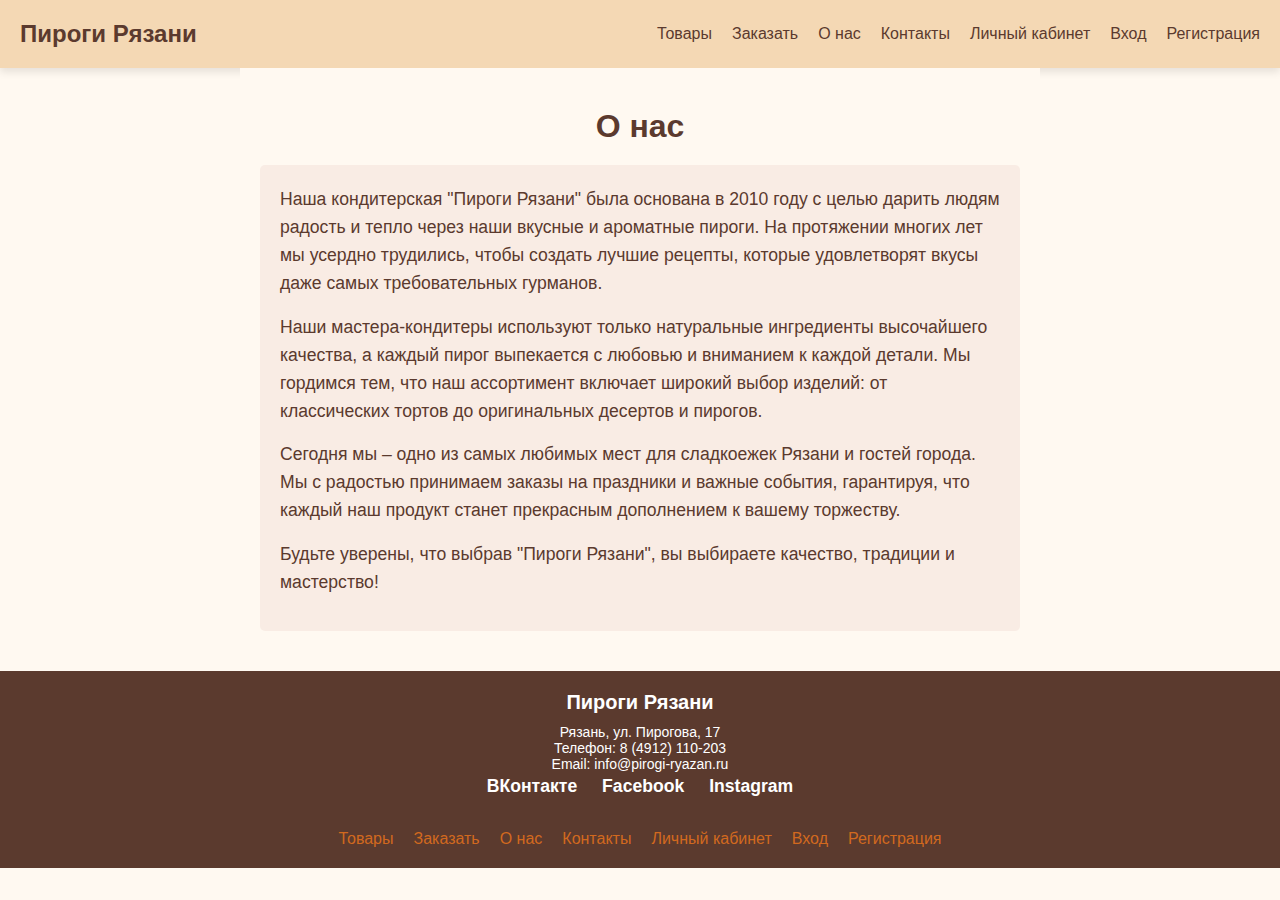
<file: about.html>
<!DOCTYPE html>
<html lang="ru">
<head>
    <meta charset="UTF-8">
    <meta name="viewport" content="width=device-width, initial-scale=1.0">
    <title>О нас</title>
    <link rel="stylesheet" href="styles.css">
</head>
<body>


<header>
    <a href="index.html"><div class="logo">Пироги Рязани</div></a>
    <nav>
        <ul>
            <li><a href="goods.html">Товары</a></li>
            <li><a href="order.html">Заказать</a></li>
            <li><a href="about.html">О нас</a></li>
            <li><a href="contacts.html">Контакты</a></li>
            <li><a href="profile.html">Личный кабинет</a></li>
            <li><a href="login.html">Вход</a></li>
            <li><a href="register.html">Регистрация</a></li>
        </ul>
    </nav>
</header>


<section class="about-section">
    <h1>О нас</h1>
    <div class="about-content">
        <p>Наша кондитерская "Пироги Рязани" была основана в 2010 году с целью дарить людям радость и тепло через наши вкусные и ароматные пироги. На протяжении многих лет мы усердно трудились, чтобы создать лучшие рецепты, которые удовлетворят вкусы даже самых требовательных гурманов.</p>

        <p>Наши мастера-кондитеры используют только натуральные ингредиенты высочайшего качества, а каждый пирог выпекается с любовью и вниманием к каждой детали. Мы гордимся тем, что наш ассортимент включает широкий выбор изделий: от классических тортов до оригинальных десертов и пирогов.</p>

        <p>Сегодня мы – одно из самых любимых мест для сладкоежек Рязани и гостей города. Мы с радостью принимаем заказы на праздники и важные события, гарантируя, что каждый наш продукт станет прекрасным дополнением к вашему торжеству.</p>

        <p>Будьте уверены, что выбрав "Пироги Рязани", вы выбираете качество, традиции и мастерство!</p>
    </div>
</section>


<footer>
    <div class="footer-logo">Пироги Рязани</div>
    <p>Рязань, ул. Пирогова, 17</p>
    <p>Телефон: 8 (4912) 110-203</p>
    <p>Email: info@pirogi-ryazan.ru</p>
    <div class="social-links">
        <a href="#">ВКонтакте</a>
        <a href="#">Facebook</a>
        <a href="#">Instagram</a>
    </div>
    <nav>
        <ul>
            <li><a href="goods.html">Товары</a></li>
            <li><a href="order.html">Заказать</a></li>
            <li><a href="about.html">О нас</a></li>
            <li><a href="contacts.html">Контакты</a></li>
            <li><a href="profile.html">Личный кабинет</a></li>
            <li><a href="login.html">Вход</a></li>
            <li><a href="register.html">Регистрация</a></li>
        </ul>
    </nav>
</footer>

</body>
</html>
</file>
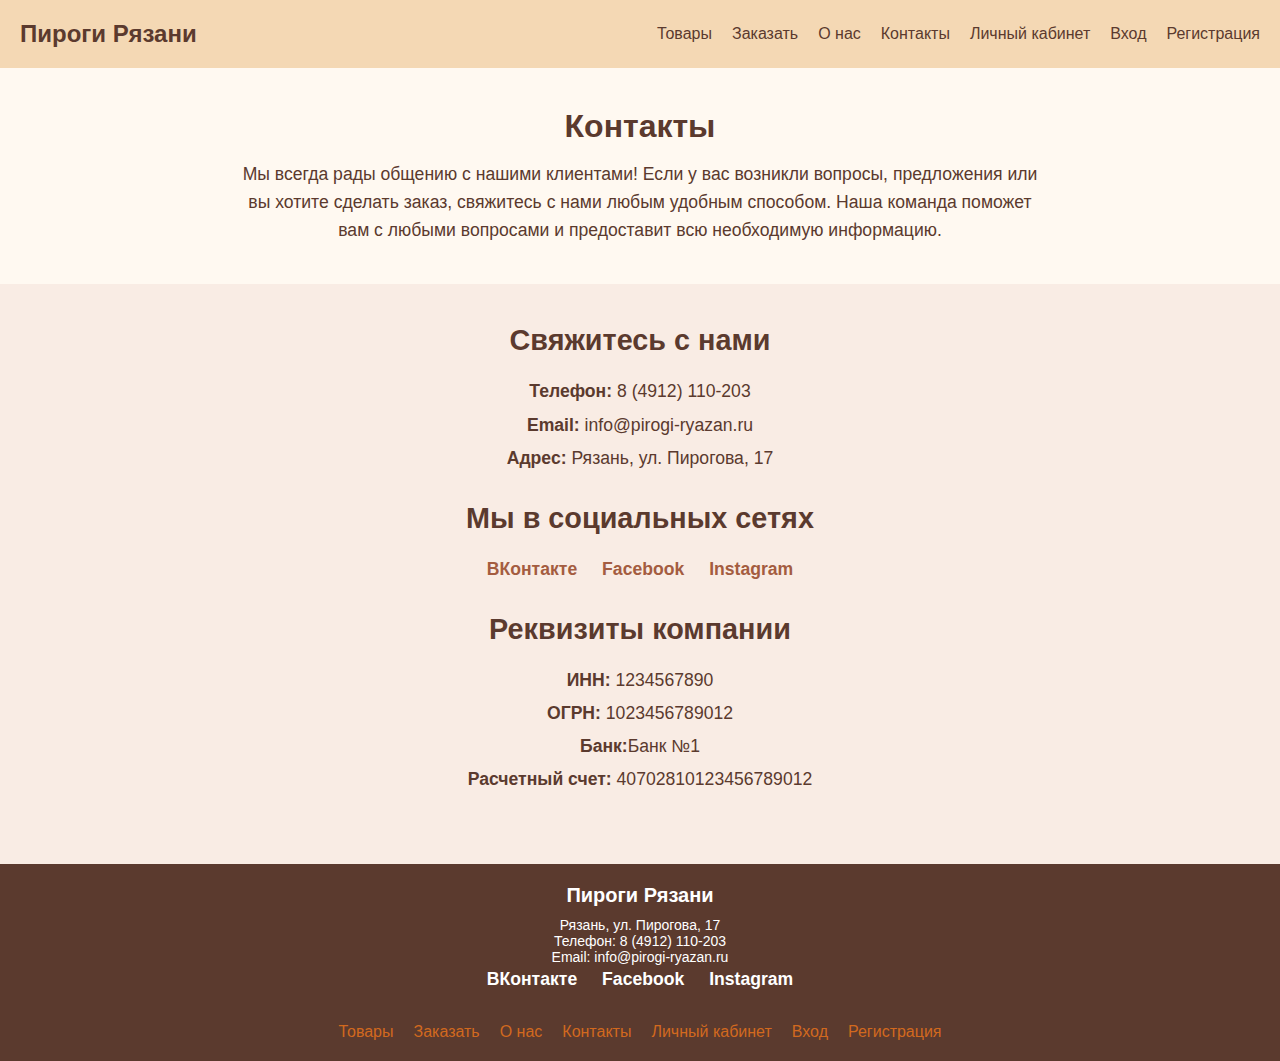
<file: contacts.html>
<!DOCTYPE html>
<html lang="ru">
<head>
    <meta charset="UTF-8">
    <meta name="viewport" content="width=device-width, initial-scale=1.0">
    <title>Контакты</title>
    <link rel="stylesheet" href="styles.css">
</head>
<body>


<header>
    <a href="index.html"><div class="logo">Пироги Рязани</div></a>
    <nav>
        <ul>
            <li><a href="goods.html">Товары</a></li>
            <li><a href="order.html">Заказать</a></li>
            <li><a href="about.html">О нас</a></li>
            <li><a href="contacts.html">Контакты</a></li>
            <li><a href="profile.html">Личный кабинет</a></li>
            <li><a href="login.html">Вход</a></li>
            <li><a href="register.html">Регистрация</a></li>
        </ul>
    </nav>
</header>


<section class="contacts-description">
    <h1>Контакты</h1>
    <p>Мы всегда рады общению с нашими клиентами! Если у вас возникли вопросы, предложения или вы хотите сделать заказ, свяжитесь с нами любым удобным способом. Наша команда поможет вам с любыми вопросами и предоставит всю необходимую информацию.</p>
</section>


<section class="contact-info">
    <h2>Свяжитесь с нами</h2>
    <div class="contact-details">
        <p><strong>Телефон:</strong> 8 (4912) 110-203</p>
        <p><strong>Email:</strong> info@pirogi-ryazan.ru</p>
        <p><strong>Адрес:</strong> Рязань, ул. Пирогова, 17</p>
    </div>

    <h2>Мы в социальных сетях</h2>
    <div class="social-links">
        <a href="#">ВКонтакте</a>
        <a href="#">Facebook</a>
        <a href="#">Instagram</a>
    </div>

    <h2>Реквизиты компании</h2>
    <div class="company-details">
        <p><strong>ИНН:</strong> 1234567890</p>
        <p><strong>ОГРН:</strong> 1023456789012</p>
        <p><strong>Банк:</strong>Банк №1</p>
        <p><strong>Расчетный счет:</strong> 40702810123456789012</p>
    </div>
</section>


<footer>
    <div class="footer-logo">Пироги Рязани</div>
    <p>Рязань, ул. Пирогова, 17</p>
    <p>Телефон: 8 (4912) 110-203</p>
    <p>Email: info@pirogi-ryazan.ru</p>
    <div class="social-links">
        <a href="#">ВКонтакте</a>
        <a href="#">Facebook</a>
        <a href="#">Instagram</a>
    </div>
    <nav>
        <ul>
            <li><a href="goods.html">Товары</a></li>
            <li><a href="order.html">Заказать</a></li>
            <li><a href="about.html">О нас</a></li>
            <li><a href="contacts.html">Контакты</a></li>
            <li><a href="profile.html">Личный кабинет</a></li>
            <li><a href="login.html">Вход</a></li>
            <li><a href="register.html">Регистрация</a></li>
        </ul>
    </nav>
</footer>

</body>
</html>
</file>
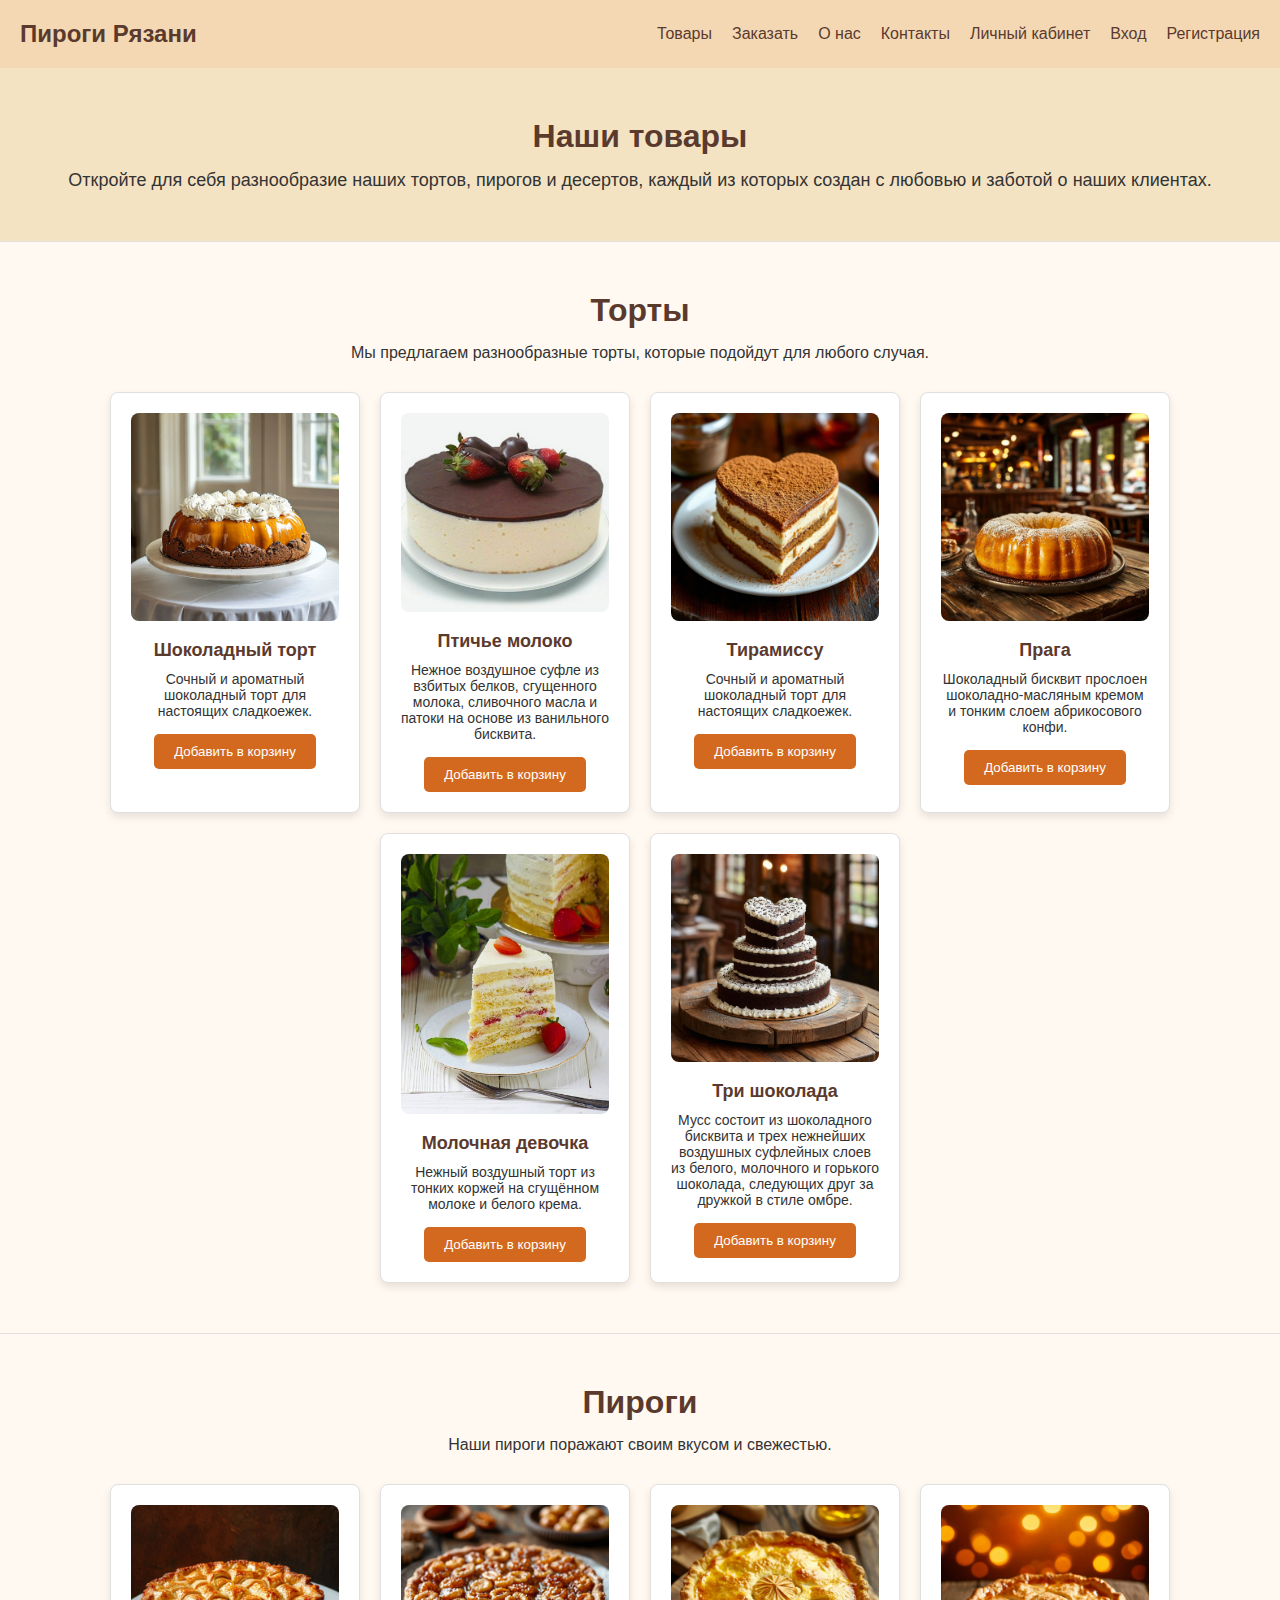
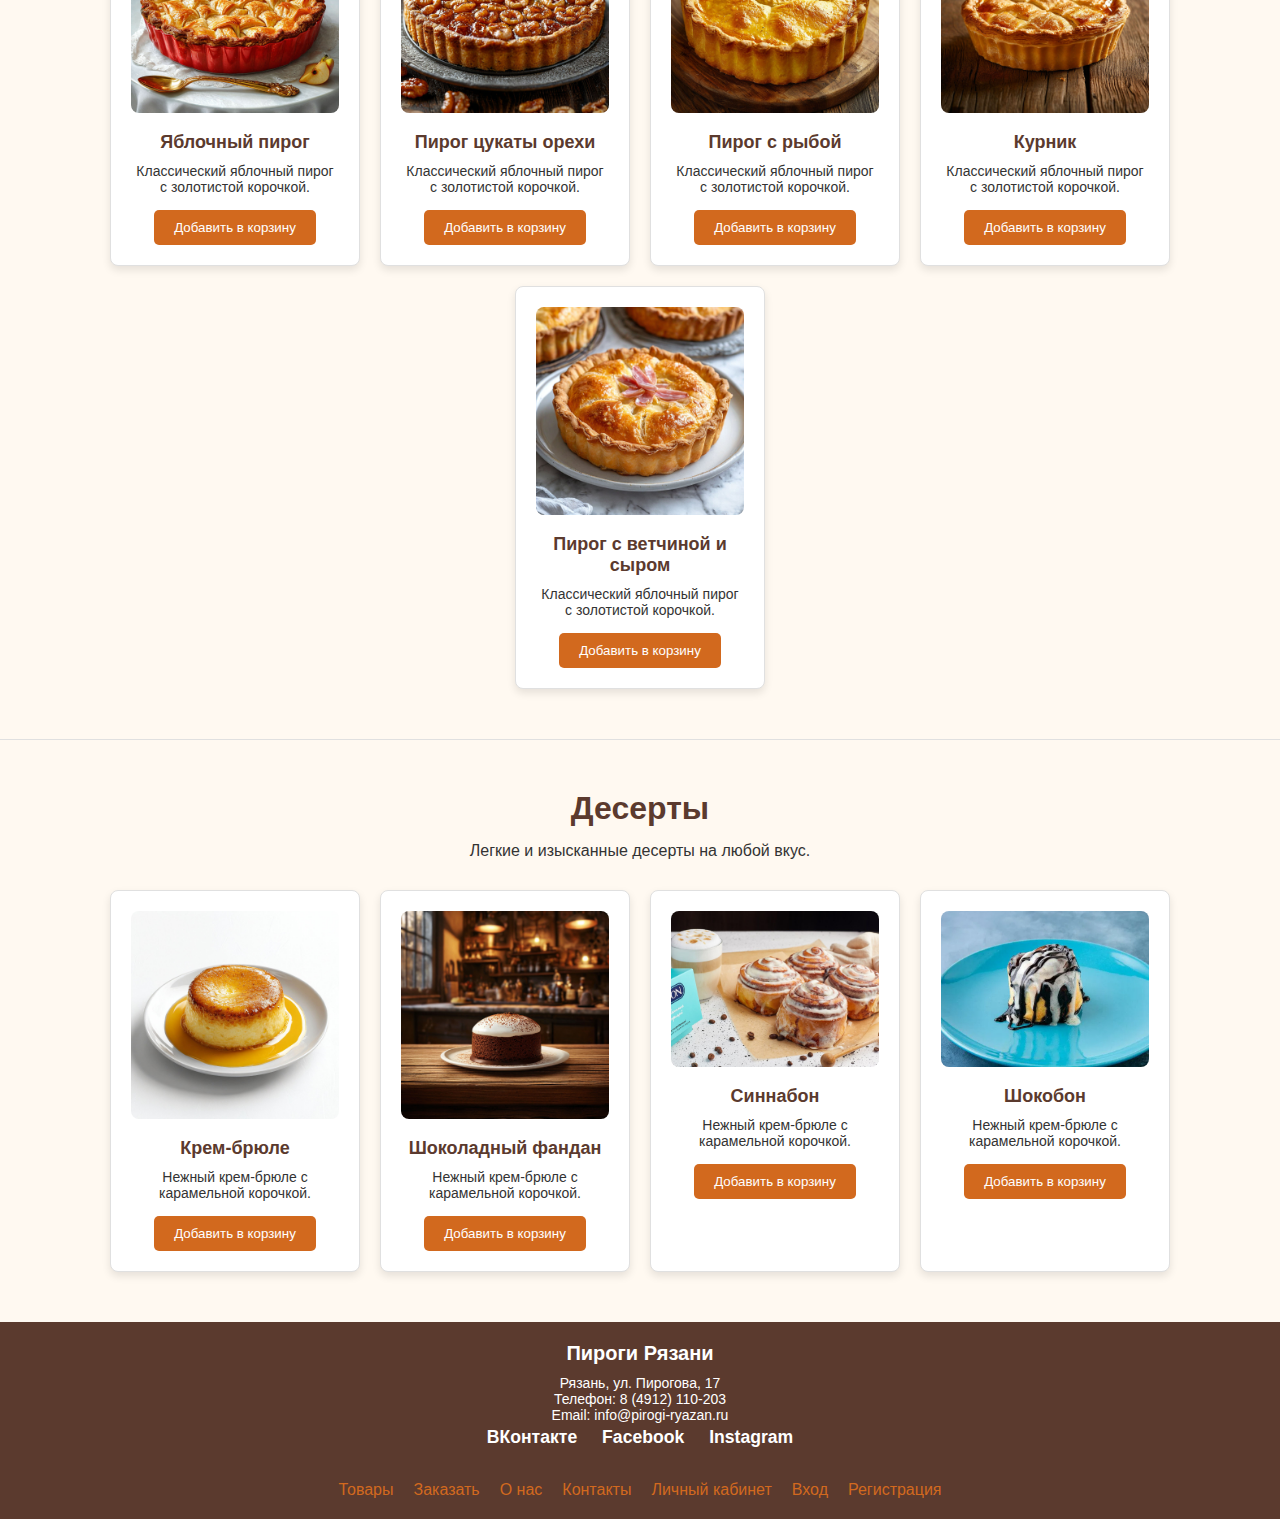
<file: goods.html>
<!DOCTYPE html>
<html lang="ru">
<head>
    <meta charset="UTF-8">
    <meta name="viewport" content="width=device-width, initial-scale=1.0">
    <title>Товары</title>
    <link rel="stylesheet" href="styles.css">
</head>
<body>


<header>
    <a href="index.html"><div class="logo">Пироги Рязани</div></a>
    <nav>
        <ul>
            <li><a href="goods.html">Товары</a></li>
            <li><a href="order.html">Заказать</a></li>
            <li><a href="about.html">О нас</a></li>
            <li><a href="contacts.html">Контакты</a></li>
            <li><a href="profile.html">Личный кабинет</a></li>
            <li><a href="login.html">Вход</a></li>
            <li><a href="register.html">Регистрация</a></li>
        </ul>
    </nav>
</header>


<section class="products-description">
    <h1>Наши товары</h1>
    <p>Откройте для себя разнообразие наших тортов, пирогов и десертов, каждый из которых создан с любовью и заботой о наших клиентах.</p>
</section>


<section class="product-category">
    <h2>Торты</h2>
    <p>Мы предлагаем разнообразные торты, которые подойдут для любого случая.</p>
    <div class="product-cards">
        
        <div class="product-card">
            <img src="img/cake1.jpg" alt="Торт 1">
            <h3>Шоколадный торт</h3>
            <p>Сочный и ароматный шоколадный торт для настоящих сладкоежек.</p>
            <button>Добавить в корзину</button>
        </div>
        <div class="product-card">
            <img src="img/cake2.jpg" alt="Торт 1">
            <h3>Птичье молоко</h3>
            <p>Нежное воздушное суфле из взбитых белков, сгущенного молока, сливочного масла и патоки на основе из ванильного бисквита.</p>
            <button>Добавить в корзину</button>
        </div>
        <div class="product-card">
            <img src="img/cake3.jpg" alt="Торт 1">
            <h3>Тирамиссу</h3>
            <p>Сочный и ароматный шоколадный торт для настоящих сладкоежек.</p>
            <button>Добавить в корзину</button>
        </div>
        <div class="product-card">
            <img src="img/cake4.jpg" alt="Торт 1">
            <h3>Прага</h3>
            <p>Шоколадный бисквит прослоен шоколадно-масляным кремом и тонким слоем абрикосового конфи.</p>
            <button>Добавить в корзину</button>
        </div>
        <div class="product-card">
            <img src="img/cake5.jpg" alt="Торт 1">
            <h3>Молочная девочка</h3>
            <p>Нежный воздушный торт из тонких коржей на сгущённом молоке и белого крема.</p>
            <button>Добавить в корзину</button>
        </div>
        <div class="product-card">
            <img src="img/cake6.jpg" alt="Торт 1">
            <h3>Три шоколада</h3>
            <p>Мусс состоит из шоколадного бисквита и трех нежнейших воздушных суфлейных слоев из белого, молочного и горького шоколада, следующих друг за дружкой в стиле омбре.</p>
            <button>Добавить в корзину</button>
        </div>
        
    </div>
</section>


<section class="product-category">
    <h2>Пироги</h2>
    <p>Наши пироги поражают своим вкусом и свежестью.</p>
    <div class="product-cards">
        <div class="product-card">
            <img src="img/pie1.jpg" alt="Пирог 1">
            <h3>Яблочный пирог</h3>
            <p>Классический яблочный пирог с золотистой корочкой.</p>
            <button>Добавить в корзину</button>
        </div>
        <div class="product-card">
            <img src="img/pie2.jpg" alt="Пирог 1">
            <h3>Пирог цукаты орехи</h3>
            <p>Классический яблочный пирог с золотистой корочкой.</p>
            <button>Добавить в корзину</button>
        </div>
        <div class="product-card">
            <img src="img/pie3.jpg" alt="Пирог 1">
            <h3>Пирог с рыбой</h3>
            <p>Классический яблочный пирог с золотистой корочкой.</p>
            <button>Добавить в корзину</button>
        </div>
        <div class="product-card">
            <img src="img/pie4.jpg" alt="Пирог 1">
            <h3>Курник</h3>
            <p>Классический яблочный пирог с золотистой корочкой.</p>
            <button>Добавить в корзину</button>
        </div>
        <div class="product-card">
            <img src="img/pie5.jpg" alt="Пирог 1">
            <h3>Пирог с ветчиной и сыром</h3>
            <p>Классический яблочный пирог с золотистой корочкой.</p>
            <button>Добавить в корзину</button>
        </div>
        
    </div>
</section>


<section class="product-category">
    <h2>Десерты</h2>
    <p>Легкие и изысканные десерты на любой вкус.</p>
    <div class="product-cards">
        <div class="product-card">
            <img src="img/desert1.jpg" alt="Десерт 1">
            <h3>Крем-брюле</h3>
            <p>Нежный крем-брюле с карамельной корочкой.</p>
            <button>Добавить в корзину</button>
        </div>
        <div class="product-card">
            <img src="img/desert2.jpg" alt="Десерт 1">
            <h3>Шоколадный фандан</h3>
            <p>Нежный крем-брюле с карамельной корочкой.</p>
            <button>Добавить в корзину</button>
        </div>
        <div class="product-card">
            <img src="img/desert3.jpg" alt="Десерт 1">
            <h3>Синнабон</h3>
            <p>Нежный крем-брюле с карамельной корочкой.</p>
            <button>Добавить в корзину</button>
        </div>
        <div class="product-card">
            <img src="img/desert4.jpg" alt="Десерт 1">
            <h3>Шокобон</h3>
            <p>Нежный крем-брюле с карамельной корочкой.</p>
            <button>Добавить в корзину</button>
        </div>
        
    </div>
</section>


<footer>
    <div class="footer-logo">Пироги Рязани</div>
    <p>Рязань, ул. Пирогова, 17</p>
    <p>Телефон: 8 (4912) 110-203</p>
    <p>Email: info@pirogi-ryazan.ru</p>
    <div class="social-links">
        <a href="#">ВКонтакте</a>
        <a href="#">Facebook</a>
        <a href="#">Instagram</a>
    </div>
    <nav>
        <ul>
            <li><a href="goods.html">Товары</a></li>
            <li><a href="order.html">Заказать</a></li>
            <li><a href="about.html">О нас</a></li>
            <li><a href="contacts.html">Контакты</a></li>
            <li><a href="profile.html">Личный кабинет</a></li>
            <li><a href="login.html">Вход</a></li>
            <li><a href="register.html">Регистрация</a></li>
        </ul>
    </nav>
</footer>

</body>
</html>
</file>
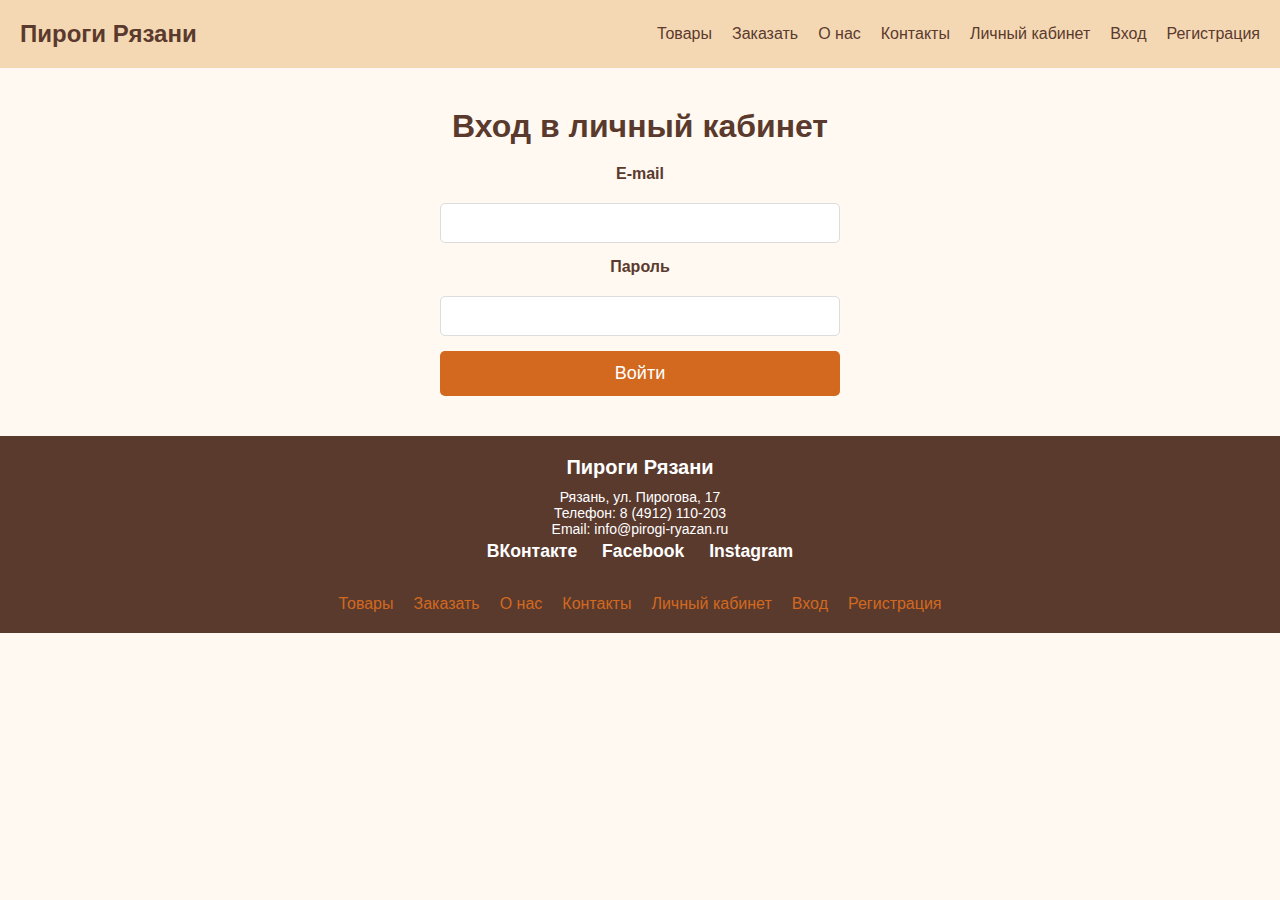
<file: login.html>
<!DOCTYPE html>
<html lang="ru">
<head>
    <meta charset="UTF-8">
    <meta name="viewport" content="width=device-width, initial-scale=1.0">
    <title>Вход в личный кабинет</title>
    <link rel="stylesheet" href="styles.css">
</head>
<body>


<header>
    <a href="index.html"><div class="logo">Пироги Рязани</div></a>
    <nav>
        <ul>
            <li><a href="goods.html">Товары</a></li>
            <li><a href="order.html">Заказать</a></li>
            <li><a href="about.html">О нас</a></li>
            <li><a href="contacts.html">Контакты</a></li>
            <li><a href="profile.html">Личный кабинет</a></li>
            <li><a href="login.html">Вход</a></li>
            <li><a href="register.html">Регистрация</a></li>
        </ul>
    </nav>
</header>


<section class="login-section">
    <h1>Вход в личный кабинет</h1>
    <form class="login-form" action="#" method="post">
        <label for="email">E-mail</label>
        <input type="email" id="email" name="email" required>

        <label for="password">Пароль</label>
        <input type="password" id="password" name="password" required>

        <button type="submit">Войти</button>
    </form>
</section>


<footer>
    <div class="footer-logo">Пироги Рязани</div>
    <p>Рязань, ул. Пирогова, 17</p>
    <p>Телефон: 8 (4912) 110-203</p>
    <p>Email: info@pirogi-ryazan.ru</p>
    <div class="social-links">
        <a href="#">ВКонтакте</a>
        <a href="#">Facebook</a>
        <a href="#">Instagram</a>
    </div>
    <nav>
        <ul>
            <li><a href="goods.html">Товары</a></li>
            <li><a href="order.html">Заказать</a></li>
            <li><a href="about.html">О нас</a></li>
            <li><a href="contacts.html">Контакты</a></li>
            <li><a href="profile.html">Личный кабинет</a></li>
            <li><a href="login.html">Вход</a></li>
            <li><a href="register.html">Регистрация</a></li>
        </ul>
    </nav>
</footer>

</body>
</html>
</file>
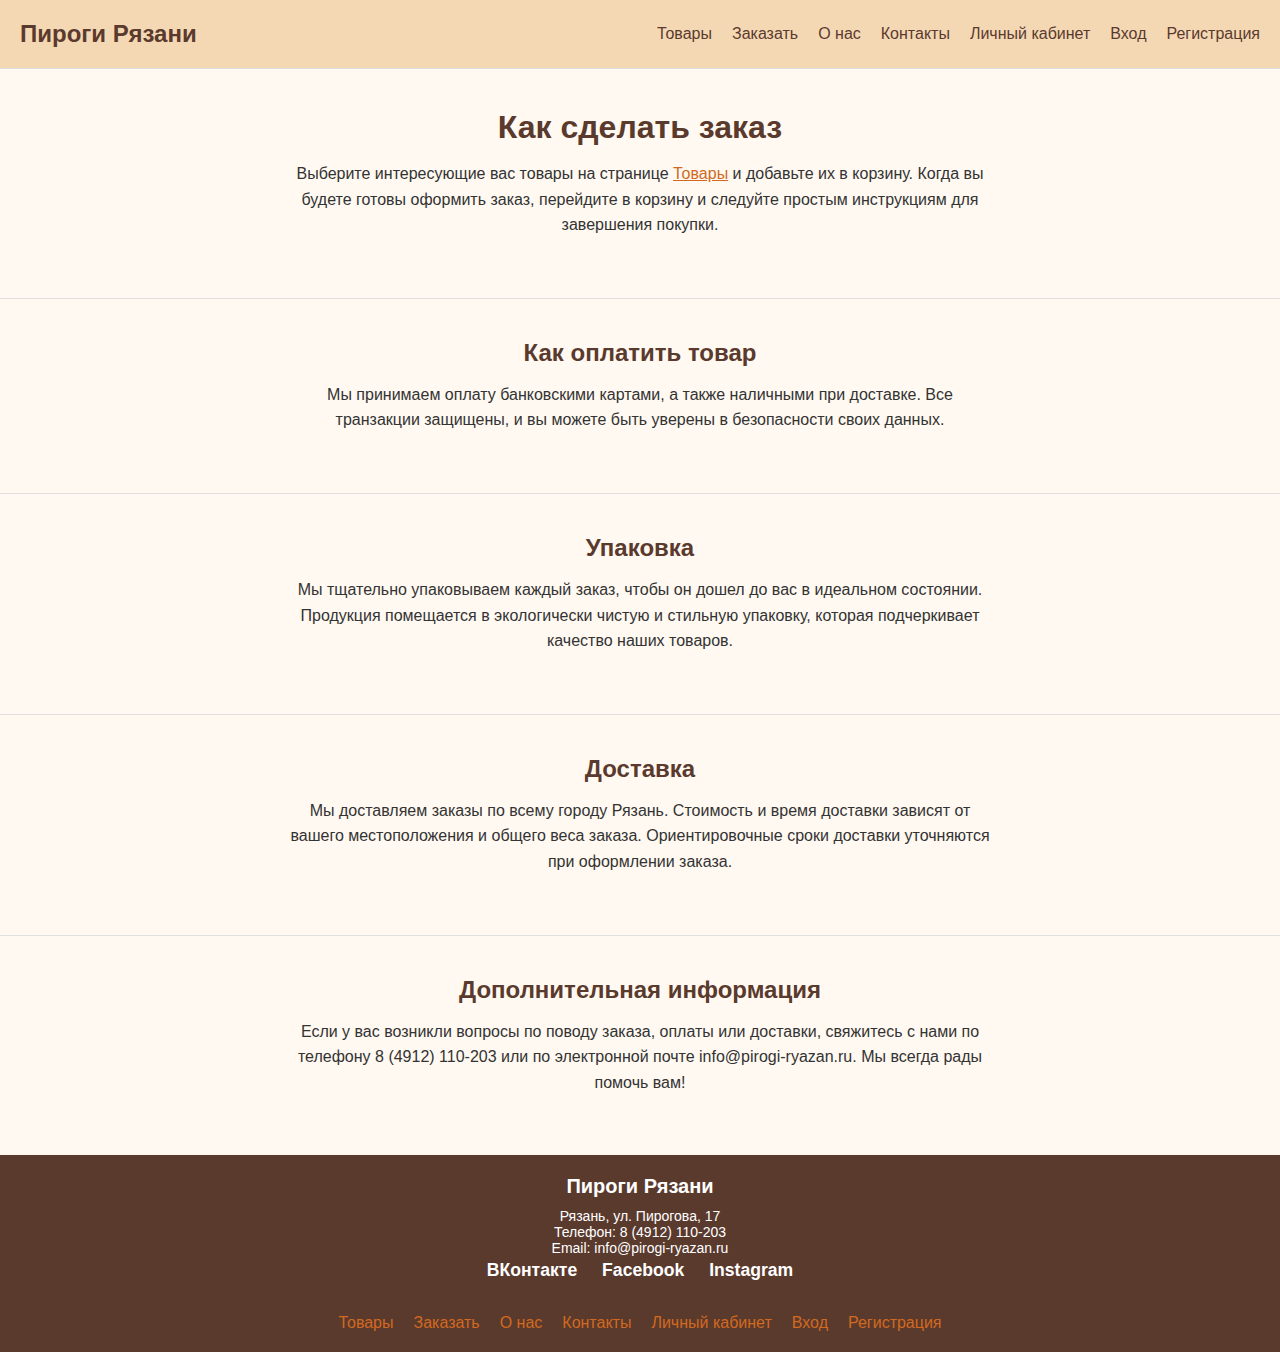
<file: order.html>
<!DOCTYPE html>
<html lang="ru">
<head>
    <meta charset="UTF-8">
    <meta name="viewport" content="width=device-width, initial-scale=1.0">
    <title>Заказ</title>
    <link rel="stylesheet" href="styles.css">
</head>
<body>


<header>
    <a href="index.html"><div class="logo">Пироги Рязани</div></a>
    <nav>
        <ul>
            <li><a href="goods.html">Товары</a></li>
            <li><a href="order.html">Заказать</a></li>
            <li><a href="about.html">О нас</a></li>
            <li><a href="contacts.html">Контакты</a></li>
            <li><a href="profile.html">Личный кабинет</a></li>
            <li><a href="login.html">Вход</a></li>
            <li><a href="register.html">Регистрация</a></li>
        </ul>
    </nav>
</header>


<section class="order-section">
    <h1>Как сделать заказ</h1>
    <p>Выберите интересующие вас товары на странице <a href="goods.html">Товары</a> и добавьте их в корзину. Когда вы будете готовы оформить заказ, перейдите в корзину и следуйте простым инструкциям для завершения покупки.</p>
</section>

<section class="order-section">
    <h2>Как оплатить товар</h2>
    <p>Мы принимаем оплату банковскими картами, а также наличными при доставке. Все транзакции защищены, и вы можете быть уверены в безопасности своих данных.</p>
</section>

<section class="order-section">
    <h2>Упаковка</h2>
    <p>Мы тщательно упаковываем каждый заказ, чтобы он дошел до вас в идеальном состоянии. Продукция помещается в экологически чистую и стильную упаковку, которая подчеркивает качество наших товаров.</p>
</section>

<section class="order-section">
    <h2>Доставка</h2>
    <p>Мы доставляем заказы по всему городу Рязань. Стоимость и время доставки зависят от вашего местоположения и общего веса заказа. Ориентировочные сроки доставки уточняются при оформлении заказа.</p>
</section>

<section class="order-section">
    <h2>Дополнительная информация</h2>
    <p>Если у вас возникли вопросы по поводу заказа, оплаты или доставки, свяжитесь с нами по телефону 8 (4912) 110-203 или по электронной почте info@pirogi-ryazan.ru. Мы всегда рады помочь вам!</p>
</section>


<footer>
    <div class="footer-logo">Пироги Рязани</div>
    <p>Рязань, ул. Пирогова, 17</p>
    <p>Телефон: 8 (4912) 110-203</p>
    <p>Email: info@pirogi-ryazan.ru</p>
    <div class="social-links">
        <a href="#">ВКонтакте</a>
        <a href="#">Facebook</a>
        <a href="#">Instagram</a>
    </div>
    <nav>
        <ul>
            <li><a href="goods.html">Товары</a></li>
            <li><a href="order.html">Заказать</a></li>
            <li><a href="about.html">О нас</a></li>
            <li><a href="contacts.html">Контакты</a></li>
            <li><a href="profile.html">Личный кабинет</a></li>
            <li><a href="login.html">Вход</a></li>
            <li><a href="register.html">Регистрация</a></li>
        </ul>
    </nav>
</footer>

</body>
</html>
</file>
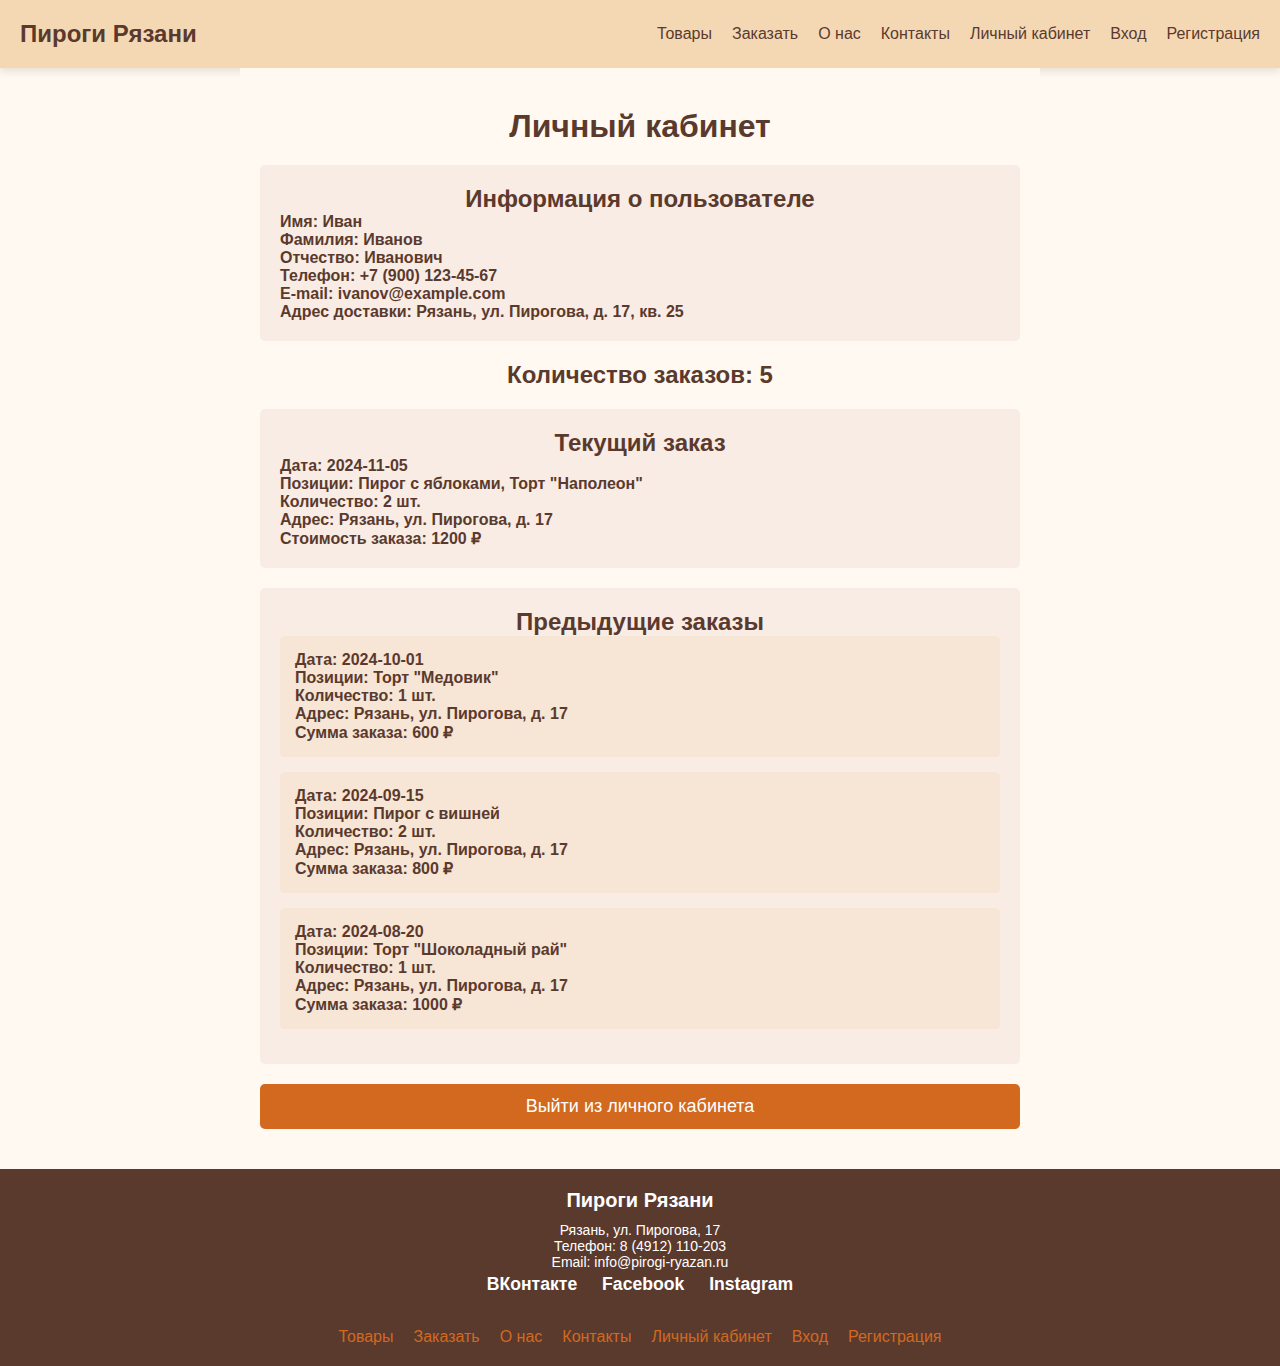
<file: profile.html>
<!DOCTYPE html>
<html lang="ru">
<head>
    <meta charset="UTF-8">
    <meta name="viewport" content="width=device-width, initial-scale=1.0">
    <title>Личный кабинет</title>
    <link rel="stylesheet" href="styles.css">
</head>
<body>


<header>
    <a href="index.html"><div class="logo">Пироги Рязани</div></a>
    <nav>
        <ul>
            <li><a href="goods.html">Товары</a></li>
            <li><a href="order.html">Заказать</a></li>
            <li><a href="about.html">О нас</a></li>
            <li><a href="contacts.html">Контакты</a></li>
            <li><a href="profile.html">Личный кабинет</a></li>
            <li><a href="login.html">Вход</a></li>
            <li><a href="register.html">Регистрация</a></li>
        </ul>
    </nav>
</header>


<section class="profile-section">
    <h1>Личный кабинет</h1>

   
    <div class="user-info">
        <h2>Информация о пользователе</h2>
        <p><strong>Имя:</strong> Иван</p>
        <p><strong>Фамилия:</strong> Иванов</p>
        <p><strong>Отчество:</strong> Иванович</p>
        <p><strong>Телефон:</strong> +7 (900) 123-45-67</p>
        <p><strong>E-mail:</strong> ivanov@example.com</p>
        <p><strong>Адрес доставки:</strong> Рязань, ул. Пирогова, д. 17, кв. 25</p>
    </div>

    
    <div class="order-count">
        <h2>Количество заказов: 5</h2>
    </div>

    
    <div class="current-order">
        <h2>Текущий заказ</h2>
        <p><strong>Дата:</strong> 2024-11-05</p>
        <p><strong>Позиции:</strong> Пирог с яблоками, Торт "Наполеон"</p>
        <p><strong>Количество:</strong> 2 шт.</p>
        <p><strong>Адрес:</strong> Рязань, ул. Пирогова, д. 17</p>
        <p><strong>Стоимость заказа:</strong> 1200 ₽</p>
    </div>

   
    <div class="previous-orders">
        <h2>Предыдущие заказы</h2>
        <div class="order">
            <p><strong>Дата:</strong> 2024-10-01</p>
            <p><strong>Позиции:</strong> Торт "Медовик"</p>
            <p><strong>Количество:</strong> 1 шт.</p>
            <p><strong>Адрес:</strong> Рязань, ул. Пирогова, д. 17</p>
            <p><strong>Сумма заказа:</strong> 600 ₽</p>
        </div>
        <div class="order">
            <p><strong>Дата:</strong> 2024-09-15</p>
            <p><strong>Позиции:</strong> Пирог с вишней</p>
            <p><strong>Количество:</strong> 2 шт.</p>
            <p><strong>Адрес:</strong> Рязань, ул. Пирогова, д. 17</p>
            <p><strong>Сумма заказа:</strong> 800 ₽</p>
        </div>
        <div class="order">
            <p><strong>Дата:</strong> 2024-08-20</p>
            <p><strong>Позиции:</strong> Торт "Шоколадный рай"</p>
            <p><strong>Количество:</strong> 1 шт.</p>
            <p><strong>Адрес:</strong> Рязань, ул. Пирогова, д. 17</p>
            <p><strong>Сумма заказа:</strong> 1000 ₽</p>
        </div>
    </div>

    
    <button class="logout-button">Выйти из личного кабинета</button>
</section>


<footer>
    <div class="footer-logo">Пироги Рязани</div>
    <p>Рязань, ул. Пирогова, 17</p>
    <p>Телефон: 8 (4912) 110-203</p>
    <p>Email: info@pirogi-ryazan.ru</p>
    <div class="social-links">
        <a href="#">ВКонтакте</a>
        <a href="#">Facebook</a>
        <a href="#">Instagram</a>
    </div>
    <nav>
        <ul>
            <li><a href="goods.html">Товары</a></li>
            <li><a href="order.html">Заказать</a></li>
            <li><a href="about.html">О нас</a></li>
            <li><a href="contacts.html">Контакты</a></li>
            <li><a href="profile.html">Личный кабинет</a></li>
            <li><a href="login.html">Вход</a></li>
            <li><a href="register.html">Регистрация</a></li>
        </ul>
    </nav>
</footer>

</body>
</html>
</file>
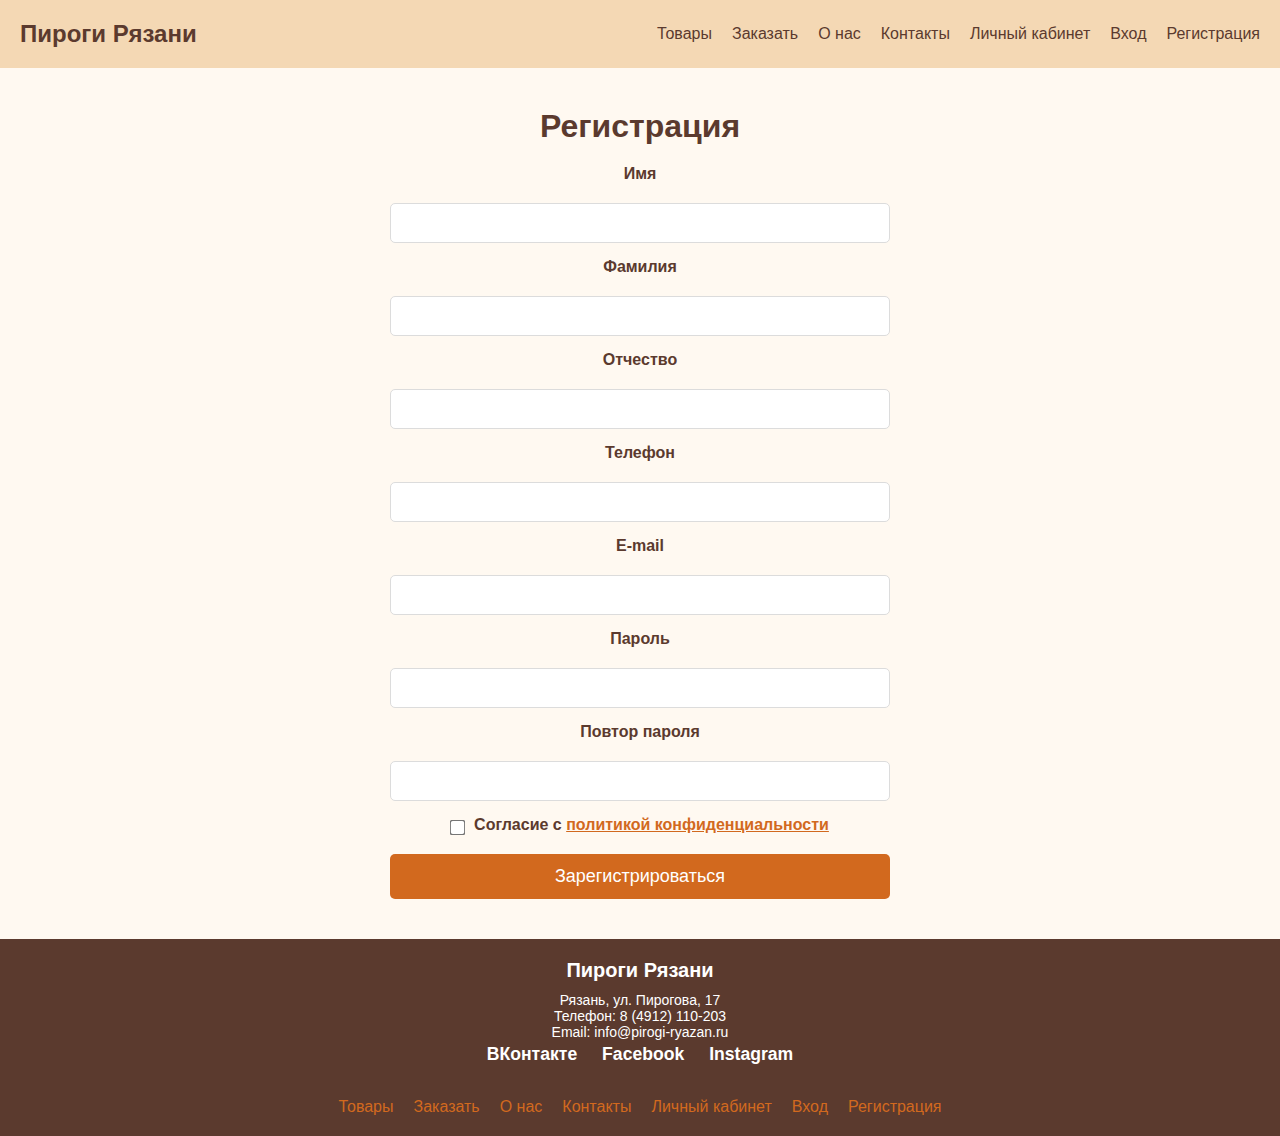
<file: register.html>
<!DOCTYPE html>
<html lang="ru">
<head>
    <meta charset="UTF-8">
    <meta name="viewport" content="width=device-width, initial-scale=1.0">
    <title>Регистрация</title>
    <link rel="stylesheet" href="styles.css">
</head>
<body>


<header>
    <a href="index.html"><div class="logo">Пироги Рязани</div></a>
    <nav>
        <ul>
            <li><a href="goods.html">Товары</a></li>
            <li><a href="order.html">Заказать</a></li>
            <li><a href="about.html">О нас</a></li>
            <li><a href="contacts.html">Контакты</a></li>
            <li><a href="profile.html">Личный кабинет</a></li>
            <li><a href="login.html">Вход</a></li>
            <li><a href="register.html">Регистрация</a></li>
        </ul>
    </nav>
</header>


<section class="register-section">
    <h1>Регистрация</h1>
    <form class="register-form" action="#" method="post">
        <label for="first-name">Имя</label>
        <input type="text" id="first-name" name="first-name" required>

        <label for="last-name">Фамилия</label>
        <input type="text" id="last-name" name="last-name" required>

        <label for="middle-name">Отчество</label>
        <input type="text" id="middle-name" name="middle-name">

        <label for="phone">Телефон</label>
        <input type="tel" id="phone" name="phone" required>

        <label for="email">E-mail</label>
        <input type="email" id="email" name="email" required>

        <label for="password">Пароль</label>
        <input type="password" id="password" name="password" minlength="6" required>

        <label for="confirm-password">Повтор пароля</label>
        <input type="password" id="confirm-password" name="confirm-password" minlength="6" required>

        <div class="checkbox-group">
            <input type="checkbox" id="agree" name="agree" required>
            <label for="agree">Согласие с <a href="#">политикой конфиденциальности</a></label>
        </div>

        <button type="submit">Зарегистрироваться</button>
    </form>
</section>


<footer>
    <div class="footer-logo">Пироги Рязани</div>
    <p>Рязань, ул. Пирогова, 17</p>
    <p>Телефон: 8 (4912) 110-203</p>
    <p>Email: info@pirogi-ryazan.ru</p>
    <div class="social-links">
        <a href="#">ВКонтакте</a>
        <a href="#">Facebook</a>
        <a href="#">Instagram</a>
    </div>
    <nav>
        <ul>
            <li><a href="goods.html">Товары</a></li>
            <li><a href="order.html">Заказать</a></li>
            <li><a href="about.html">О нас</a></li>
            <li><a href="contacts.html">Контакты</a></li>
            <li><a href="profile.html">Личный кабинет</a></li>
            <li><a href="login.html">Вход</a></li>
            <li><a href="register.html">Регистрация</a></li>
        </ul>
    </nav>
</footer>

</body>
</html>
</file>
<file: styles.css>
* {
    margin: 0;
    padding: 0;
    box-sizing: border-box;
}

body {
    font-family: Arial, sans-serif;
    background-color: #fff9f1;
    color: #333;
}

a {
    text-decoration: none;
    color: #d2691e; 
}

h1, h2, h3 {
    color: #5b3a2e; 
}


header {
    display: flex;
    align-items: center;
    justify-content: space-between;
    padding: 20px;
    background-color: #f4d8b4;
    box-shadow: 0 4px 8px rgba(0, 0, 0, 0.1);
}

header .logo {
    font-size: 24px;
    font-weight: bold;
    color: #5b3a2e;
}

header nav ul {
    display: flex;
    list-style: none;
}

header nav ul li {
    margin-left: 20px;
}

header nav ul li a {
    font-size: 16px;
    color: #5b3a2e;
    transition: color 0.3s;
}

header nav ul li a:hover {
    color: #d2691e;
}


.welcome-section {
    position: relative;
    text-align: center;
    color: #fff;
}

.background-video {
    width: 100%;
    height: auto;
    position: absolute;
    top: 0;
    left: 0;
    z-index: -1;
    opacity: 0.8;
}

.welcome-content {
    padding: 100px 20px;
}

.welcome-content h1 {
    font-size: 48px;
    margin-bottom: 10px;
}

.welcome-content p {
    font-size: 24px;
    margin-bottom: 20px;
}

.welcome-content .btn {
    padding: 10px 20px;
    background-color: #d2691e;
    color: #fff;
    border: none;
    border-radius: 5px;
    cursor: pointer;
    transition: background-color 0.3s;
}

.welcome-content .btn:hover {
    background-color: #a64b16;
}


.trust-section {
    background-color: #f4e3c3;
    padding: 50px 20px;
    text-align: center;
}

.trust-section h2 {
    margin-bottom: 30px;
}

.advantages {
    display: flex;
    justify-content: space-around;
    gap: 20px;
}

.advantage {
    max-width: 200px;
    text-align: center;
}

.advantage img {
    height: 200px;
    width:240px;
    margin-bottom: 10px;
    border-radius: 10px;
}

.advantage h3 {
    font-size: 18px;
    margin-bottom: 10px;
}

.advantage p {
    font-size: 14px;
    color: #5b3a2e;
}


.promotions-section {
    padding: 50px 20px;
    background-color: #fff9f1;
}

.promotions-section h2 {
    text-align: center;
    margin-bottom: 30px;
}

.promotions {
    display: flex;
    gap: 20px;
    justify-content: center;
    flex-wrap: wrap;
}

.promotion {
    background-color: #fff;
    padding: 20px;
    border: 1px solid #e0e0e0;
    border-radius: 8px;
    max-width: 250px;
    text-align: center;
}

.promotion img {
    width: 100%;
    height: auto;
    margin-bottom: 15px;
    border-radius: 5px;
}

.promotion h3 {
    font-size: 18px;
    color: #5b3a2e;
    margin-bottom: 10px;
}

.promotion p {
    font-size: 14px;
    margin-bottom: 10px;
    color: #333;
}

.promotion button {
    padding: 10px 20px;
    background-color: #d2691e;
    color: #fff;
    border: none;
    border-radius: 5px;
    cursor: pointer;
    transition: background-color 0.3s;
}

.promotion button:hover {
    background-color: #a64b16;
}


.reviews-section {
    padding: 50px 20px;
    background-color: #f4d8b4;
}

.reviews-section h2 {
    text-align: center;
    margin-bottom: 30px;
    color: #5b3a2e;
}

.reviews {
    display: flex;
    gap: 20px;
    justify-content: center;
    flex-wrap: wrap;
}

.review {
    background-color: #fff;
    padding: 20px;
    border: 1px solid #e0e0e0;
    border-radius: 8px;
    max-width: 200px;
    text-align: center;
}

.review img {
    width: 100px;
    height: 100px;
    border-radius: 50%;
    margin-bottom: 10px;
}

.review h3 {
    font-size: 16px;
    margin-bottom: 5px;
    color: #5b3a2e;
}

.review .date {
    font-size: 12px;
    color: #a5a5a5;
    margin-bottom: 10px;
}

.review p {
    font-size: 14px;
    color: #333;
}


footer {
    background-color: #5b3a2e;
    color: #fff;
    padding: 20px;
    text-align: center;
}

footer .footer-logo {
    font-size: 20px;
    font-weight: bold;
    margin-bottom: 10px;
}

footer p {
    font-size: 14px;
}

footer .social-links a {
    margin: 0 10px;
    color: #fff;
}

footer nav ul {
    display: flex;
    list-style: none;
    justify-content: center;
    gap: 20px;
    margin-top: 15px;
}

footer nav ul li a:hover {
    color: #d2691e;
}


.products-description {
    padding: 50px 20px;
    text-align: center;
    background-color: #f4e3c3;
}

.products-description h1 {
    color: #5b3a2e;
    margin-bottom: 15px;
}

.products-description p {
    font-size: 18px;
    color: #333;
}


.product-category {
    padding: 50px 20px;
    text-align: center;
    background-color: #fff9f1;
    border-top: 1px solid #e0e0e0;
}

.product-category h2 {
    font-size: 32px;
    color: #5b3a2e;
    margin-bottom: 15px;
}

.product-category p {
    font-size: 16px;
    color: #333;
    margin-bottom: 30px;
}


.product-cards {
    display: flex;
    gap: 20px;
    justify-content: center;
    flex-wrap: wrap;
}

.product-card {
    background-color: #fff;
    padding: 20px;
    border: 1px solid #e0e0e0;
    border-radius: 8px;
    max-width: 250px;
    text-align: center;
    box-shadow: 0 4px 8px rgba(0, 0, 0, 0.1);
}

.product-card img {
    width: 100%;
    height: auto;
    border-radius: 8px;
    margin-bottom: 15px;
}

.product-card h3 {
    font-size: 18px;
    color: #5b3a2e;
    margin-bottom: 10px;
}

.product-card p {
    font-size: 14px;
    color: #333;
    margin-bottom: 15px;
}

.product-card button {
    padding: 10px 20px;
    background-color: #d2691e;
    color: #fff;
    border: none;
    border-radius: 5px;
    cursor: pointer;
    transition: background-color 0.3s;
}

.product-card button:hover {
    background-color: #a64b16;
}


.order-section {
    padding: 40px 20px;
    background-color: #fff9f1;
    border-top: 1px solid #e0e0e0;
    text-align: center;
}

.order-section h1, .order-section h2 {
    color: #5b3a2e;
    margin-bottom: 15px;
}

.order-section p {
    font-size: 16px;
    color: #333;
    max-width: 700px;
    margin: 0 auto 20px;
    line-height: 1.6;
}

.order-section a {
    color: #d2691e;
    text-decoration: underline;
    transition: color 0.3s;
}

.order-section a:hover {
    color: #a64b16;
}


.register-section {
    padding: 40px 20px;
    background-color: #fff9f1;
    text-align: center;
}

.register-section h1 {
    color: #5b3a2e;
    margin-bottom: 20px;
}

.register-form {
    max-width: 500px;
    margin: 0 auto;
    display: flex;
    flex-direction: column;
    gap: 15px;
}

.register-form label {
    color: #5b3a2e;
    font-weight: bold;
    margin-bottom: 5px;
}

.register-form input[type="text"],
.register-form input[type="tel"],
.register-form input[type="email"],
.register-form input[type="password"] {
    padding: 10px;
    border: 1px solid #dcdcdc;
    border-radius: 5px;
    font-size: 16px;
}

.checkbox-group {
    display: flex;
    align-items: center;
    justify-content: center;
    gap: 10px;
}

.checkbox-group input[type="checkbox"] {
    transform: scale(1.2);
}

.checkbox-group label a {
    color: #d2691e;
    text-decoration: underline;
    transition: color 0.3s;
}

.checkbox-group label a:hover {
    color: #a64b16;
}

.register-form button {
    padding: 12px;
    background-color: #d2691e;
    color: white;
    border: none;
    border-radius: 5px;
    font-size: 18px;
    cursor: pointer;
    transition: background-color 0.3s;
}

.register-form button:hover {
    background-color: #a64b16;
}


.login-section {
    padding: 40px 20px;
    background-color: #fff9f1;
    text-align: center;
}

.login-section h1 {
    color: #5b3a2e;
    margin-bottom: 20px;
}

.login-form {
    max-width: 400px;
    margin: 0 auto;
    display: flex;
    flex-direction: column;
    gap: 15px;
}

.login-form label {
    color: #5b3a2e;
    font-weight: bold;
    margin-bottom: 5px;
}

.login-form input[type="email"],
.login-form input[type="password"] {
    padding: 10px;
    border: 1px solid #dcdcdc;
    border-radius: 5px;
    font-size: 16px;
}

.login-form button {
    padding: 12px;
    background-color: #d2691e;
    color: white;
    border: none;
    border-radius: 5px;
    font-size: 18px;
    cursor: pointer;
    transition: background-color 0.3s;
}

.login-form button:hover {
    background-color: #a64b16;
}


.profile-section {
    padding: 40px 20px;
    background-color: #fff9f1;
    max-width: 800px;
    margin: 0 auto;
}

.profile-section h1,
.profile-section h2 {
    color: #5b3a2e;
    text-align: center;
}

.user-info, .current-order, .previous-orders {
    background-color: #f9ece4;
    padding: 20px;
    border-radius: 5px;
    margin: 20px 0;
}

.user-info p, .current-order p, .order p {
    color: #5b3a2e;
    font-weight: bold;
}

.order-count h2 {
    color: #5b3a2e;
    text-align: center;
    margin: 20px 0;
}

.previous-orders .order {
    background-color: #f7e5d5;
    padding: 15px;
    border-radius: 5px;
    margin-bottom: 15px;
}

.logout-button {
    display: block;
    width: 100%;
    padding: 12px;
    background-color: #d2691e;
    color: white;
    border: none;
    border-radius: 5px;
    font-size: 18px;
    cursor: pointer;
    transition: background-color 0.3s;
    text-align: center;
}

.logout-button:hover {
    background-color: #a64b16;
}


.about-section {
    padding: 40px 20px;
    background-color: #fff9f1;
    max-width: 800px;
    margin: 0 auto;
    text-align: center;
}

.about-section h1 {
    color: #5b3a2e;
    font-size: 2em;
    margin-bottom: 20px;
}

.about-content {
    background-color: #f9ece4;
    padding: 20px;
    border-radius: 5px;
    color: #5b3a2e;
    font-size: 1.1em;
    line-height: 1.6;
    text-align: left;
}

.about-content p {
    margin-bottom: 15px;
}


.contacts-description {
    padding: 40px 20px;
    background-color: #fff9f1;
    text-align: center;
}

.contacts-description h1 {
    color: #5b3a2e;
    font-size: 2em;
    margin-bottom: 15px;
}

.contacts-description p {
    color: #5b3a2e;
    font-size: 1.1em;
    line-height: 1.6;
    max-width: 800px;
    margin: 0 auto;
}


.contact-info {
    background-color: #f9ece4;
    padding: 40px 20px;
    text-align: center;
}

.contact-info h2 {
    color: #5b3a2e;
    font-size: 1.8em;
    margin-bottom: 20px;
}

.contact-details, .social-links, .company-details {
    color: #5b3a2e;
    font-size: 1.1em;
    line-height: 1.6;
    margin-bottom: 30px;
}

.contact-details p, .company-details p {
    margin: 5px 0;
}

.social-links a {
    display: inline-block;
    margin: 0 10px;
    color: #a45c40;
    text-decoration: none;
    font-weight: bold;
}

.social-links a:hover {
    color: #5b3a2e;
}
</file>
